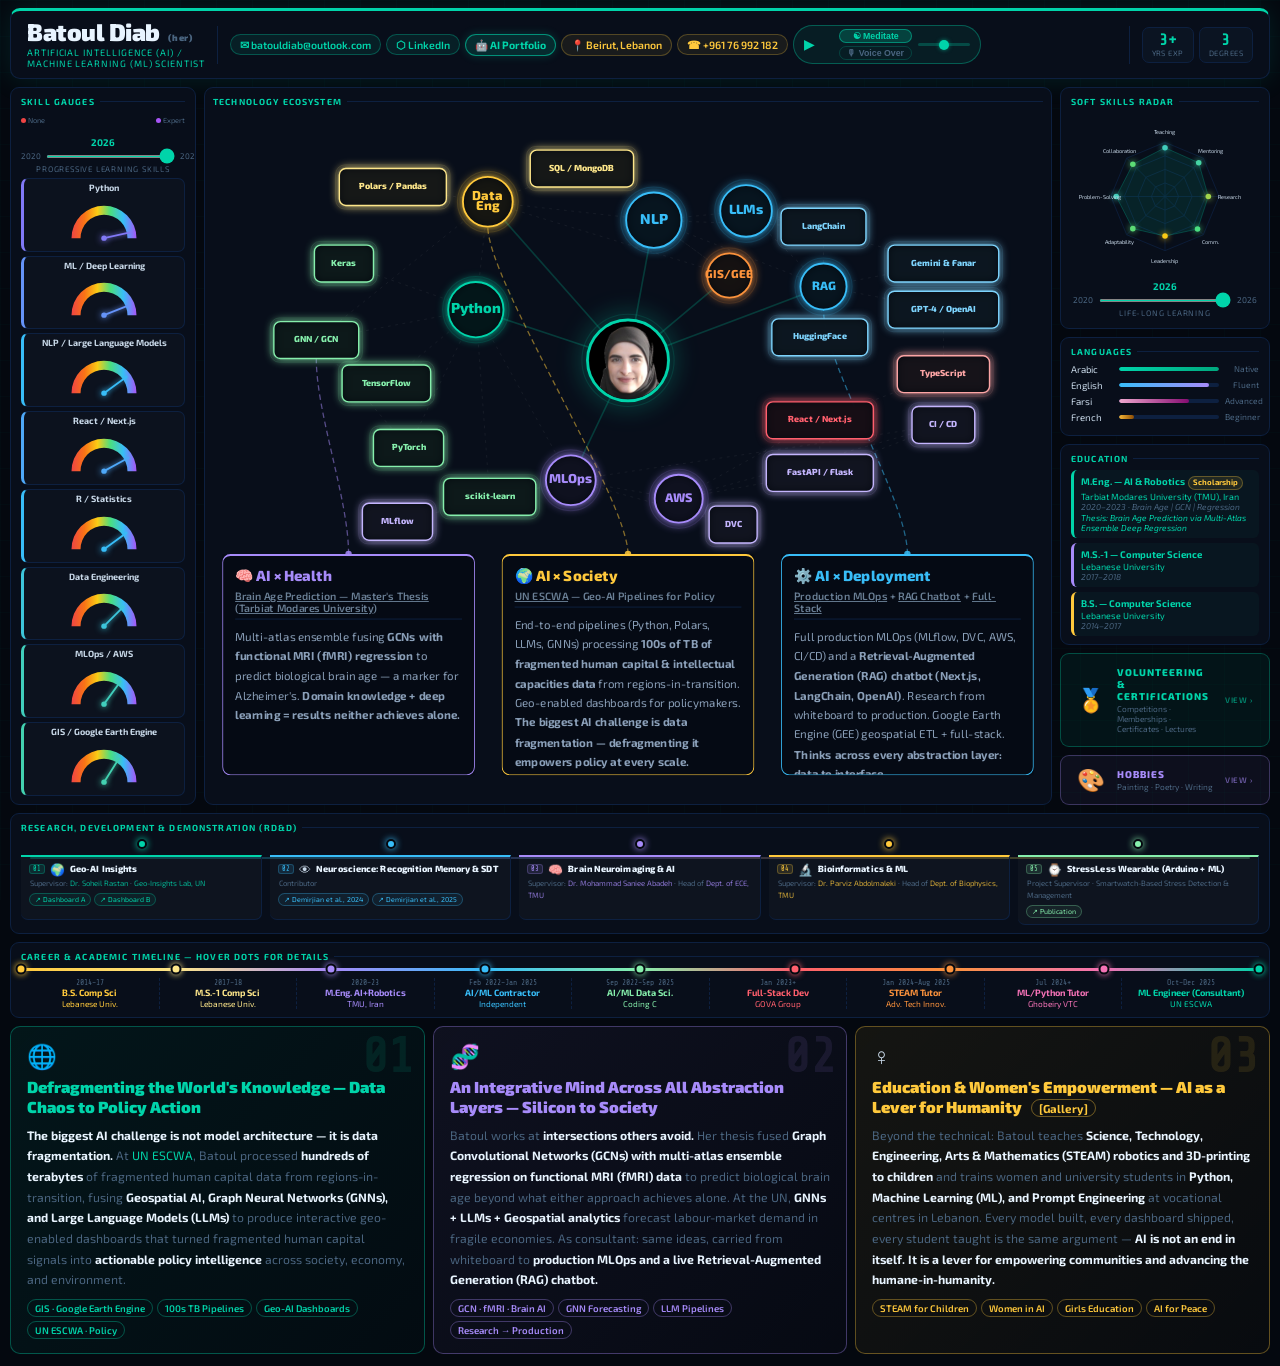
<file: BatoulDiab_Infographic.html>
<!DOCTYPE html>
<html lang="en">
<head>
<meta charset="UTF-8">
<meta name="viewport" content="width=device-width, initial-scale=1.0">
<title>Batoul Diab - Data Engineering Scientist</title>
<link rel="icon" type="image/svg+xml" href="logo.svg">
<link href="https://fonts.googleapis.com/css2?family=Exo+2:wght@300;400;600;700;800;900&family=Share+Tech+Mono&display=swap" rel="stylesheet">
<style>
*{margin:0;padding:0;box-sizing:border-box}
:root{
  --bg:#04080f;--panel:#080e1a;--card:#0b1422;--border:#0d2040;
  --teal:#00d4aa;--gold:#ffc93c;--violet:#a78bfa;--lime:#86efac;
  --sky:#38bdf8;--orange:#fb923c;--pink:#f472b6;--coral:#ff5f6d;
  --text:#c8d8e8;--muted:#4a6580;--white:#e8f4ff;
  --g0:#1e293b;--g1:#ef4444;--g2:#f59e0b;--g3:#38bdf8;--g4:#4ade80;--g5:#22c55e;
}
html,body{width:100%;background:var(--bg);color:var(--text);font-family:'Exo 2',sans-serif;overflow-x:hidden}
a{color:var(--teal);text-decoration:none}a:hover{opacity:.75;text-decoration:underline}
body::before{content:'';position:fixed;inset:0;pointer-events:none;z-index:0;
  background-image:linear-gradient(rgba(0,212,170,.022) 1px,transparent 1px),linear-gradient(90deg,rgba(0,212,170,.022) 1px,transparent 1px);
  background-size:36px 36px}
.wrap{position:relative;z-index:1;max-width:1700px;margin:0 auto;padding:8px 10px 12px}

/* HEADER */
.hdr{display:flex;align-items:center;gap:12px;flex-wrap:nowrap;
  padding:9px 16px;background:var(--panel);border:1px solid var(--border);
  border-top:3px solid var(--teal);border-radius:10px;margin-bottom:8px;
  box-shadow:0 0 28px rgba(0,212,170,.12)}
.hdr-name{font-size:1.5rem;font-weight:900;color:var(--white);letter-spacing:-.02em;line-height:1;white-space:nowrap}
.hdr-pronoun{font-size:.56rem;color:var(--muted);letter-spacing:.08em;margin-left:4px}
.hdr-title{font-size:.58rem;color:var(--teal);letter-spacing:.1em;text-transform:uppercase;margin-top:3px;white-space:nowrap}
.hdiv{width:1px;height:38px;background:var(--border);flex-shrink:0}
.chips{display:flex;gap:5px;align-items:center;flex:1;flex-wrap:wrap}
.chip{display:inline-flex;align-items:center;gap:3px;padding:3px 9px;border-radius:99px;font-size:.66rem;font-weight:600;border:1px solid;white-space:nowrap}
.ct{background:rgba(0,212,170,.09);border-color:rgba(0,212,170,.3);color:var(--teal)}
.cg{background:rgba(255,201,60,.07);border-color:rgba(255,201,60,.25);color:var(--gold)}
.cv{background:rgba(167,139,250,.07);border-color:rgba(167,139,250,.25);color:var(--violet)}
.music-player{display:inline-flex;align-items:center;gap:6px;padding:3px 10px;border-radius:99px;font-size:.66rem;font-weight:600;border:1px solid rgba(0,212,170,.35);background:rgba(0,212,170,.08);color:var(--teal);white-space:nowrap}
.music-btn{background:none;border:none;cursor:pointer;color:var(--teal);font-size:.85rem;padding:0;line-height:1;display:flex;align-items:center;transition:transform .15s,color .15s}
.music-btn:hover{color:#00ffd0;transform:scale(1.2)}
.music-vol{-webkit-appearance:none;appearance:none;width:52px;height:3px;border-radius:2px;background:rgba(0,212,170,.25);outline:none;cursor:pointer}
.music-vol::-webkit-slider-thumb{-webkit-appearance:none;appearance:none;width:10px;height:10px;border-radius:50%;background:var(--teal);cursor:pointer;box-shadow:0 0 4px rgba(0,212,170,.6)}
.music-vol::-moz-range-thumb{width:10px;height:10px;border-radius:50%;background:var(--teal);cursor:pointer;border:none}
.music-eq{display:flex;align-items:flex-end;gap:1.5px;height:10px;opacity:0}
.music-eq span{width:2px;border-radius:1px;background:var(--teal);animation:eq 0.8s ease-in-out infinite alternate}
.music-eq span:nth-child(1){height:4px;animation-delay:0s}
.music-eq span:nth-child(2){height:7px;animation-delay:.15s}
.music-eq span:nth-child(3){height:5px;animation-delay:.3s}
.music-eq span:nth-child(4){height:9px;animation-delay:.1s}
.music-eq.active{opacity:1}
@keyframes eq{to{height:3px}}
.stats{display:flex;gap:5px;flex-shrink:0}
.sp{text-align:center;padding:4px 9px;border-radius:7px;background:var(--card);border:1px solid var(--border)}
.sp .n{font-size:1rem;font-weight:900;color:var(--teal);line-height:1;font-family:'Share Tech Mono',monospace}
.sp .l{font-size:.48rem;color:var(--muted);text-transform:uppercase;letter-spacing:.06em}

/* MAIN 3-col */
.main{display:grid;grid-template-columns:186px 1fr 210px;gap:8px;align-items:stretch}
.panel{background:var(--panel);border:1px solid var(--border);border-radius:9px;padding:8px 10px;position:relative;overflow:hidden}
.pt{font-size:.55rem;font-weight:700;letter-spacing:.13em;text-transform:uppercase;color:var(--teal);margin-bottom:6px;display:flex;align-items:center;gap:5px}
.pt::after{content:'';flex:1;height:1px;background:var(--border)}

/* GAUGES */
.gauge-stack{display:flex;flex-direction:column;gap:4px}
.gauge-item{background:rgba(255,255,255,.016);border:1px solid var(--border);border-radius:7px;padding:4px 6px;text-align:center}
.gauge-title{font-size:.56rem;font-weight:700;color:var(--text);margin-bottom:1px;line-height:1.2}
.gauge-level{font-size:.52rem;font-weight:700;margin-top:0}
.g-legend{display:flex;justify-content:space-between;padding:3px 0;gap:1px}
.g-leg-item{display:flex;align-items:center;gap:2px;font-size:.46rem;color:var(--muted);white-space:nowrap}
.g-leg-dot{width:5px;height:5px;border-radius:50%;flex-shrink:0}

/* RIGHT COL */
.right-col{display:flex;flex-direction:column;gap:8px;height:100%}
.edu-item{padding:5px 7px;border-radius:6px;border-left:3px solid var(--teal);background:rgba(0,212,170,.04);margin-bottom:5px}
.edu-item:last-child{margin-bottom:0}
.ed{font-size:.6rem;font-weight:700;color:var(--white);line-height:1.25}
.eu{font-size:.56rem;margin-top:1px}
.ey{font-size:.53rem;color:var(--muted);font-style:italic}
.eb{display:inline-block;font-size:.49rem;padding:1px 4px;border-radius:99px;background:rgba(255,201,60,.1);border:1px solid rgba(255,201,60,.3);color:var(--gold);margin-left:3px;vertical-align:middle}
.lb{display:flex;align-items:center;gap:6px;margin-bottom:4px}
.ln{font-size:.6rem;color:var(--text);width:42px;flex-shrink:0}
.lt{flex:1;height:4px;background:var(--border);border-radius:99px;overflow:hidden}
.lf{height:100%;border-radius:99px}
.lv{font-size:.53rem;color:var(--muted);width:34px;text-align:right;flex-shrink:0}
.rb{display:inline-flex;align-items:center;gap:3px;padding:3px 7px;border-radius:99px;font-size:.55rem;font-weight:600;border:1px solid;margin:2px;cursor:default;transition:.15s}
.rb:hover{transform:scale(1.06)}

/* POWER CARDS */
.bottom{margin-top:8px;display:grid;grid-template-columns:1fr 1fr 1fr;gap:8px}
.pcard{border-radius:10px;padding:14px 16px;position:relative;overflow:hidden;border:1px solid}
.pnum{font-family:'Share Tech Mono',monospace;font-size:3rem;font-weight:900;line-height:1;opacity:.1;position:absolute;top:6px;right:10px}
.picon{font-size:1.5rem;margin-bottom:6px;display:block}
.ptitle{font-size:1rem;font-weight:900;line-height:1.25;margin-bottom:8px}
.pbody{font-size:.76rem;color:var(--muted);line-height:1.7}
.pbody strong{color:var(--white);font-weight:700}
.ptags{display:flex;flex-wrap:wrap;gap:4px;margin-top:9px}
.ptag{font-size:.6rem;padding:2px 7px;border-radius:99px;border:1px solid;font-weight:600}

/* CLICKABLE SECTION CARDS */
.acc-card{display:flex;align-items:center;gap:12px;padding:12px 16px;border-radius:9px;cursor:pointer;border:1px solid;transition:background .2s,border-color .2s,box-shadow .2s,transform .15s;user-select:none;position:relative;z-index:2;overflow:hidden;width:100%;text-align:left;font-family:inherit;background-clip:padding-box}
.acc-card:hover{transform:translateY(-1px)}
.acc-card-teal{background:rgba(0,212,170,.06);border-color:rgba(0,212,170,.3)}
.acc-card-teal:hover{background:rgba(0,212,170,.12);border-color:rgba(0,212,170,.6);box-shadow:0 0 18px rgba(0,212,170,.15)}
.acc-card-violet{background:rgba(167,139,250,.06);border-color:rgba(167,139,250,.3)}
.acc-card-violet:hover{background:rgba(167,139,250,.12);border-color:rgba(167,139,250,.6);box-shadow:0 0 18px rgba(167,139,250,.15)}
.acc-card-icon{font-size:1.4rem;flex-shrink:0;line-height:1}
.acc-card-text{flex:1;min-width:0}
.acc-card-title{font-size:.62rem;font-weight:800;letter-spacing:.1em;text-transform:uppercase}
.acc-card-sub{font-size:.52rem;color:var(--muted);margin-top:2px}
.acc-card-badge{font-size:.5rem;font-weight:700;padding:2px 7px;border-radius:99px;border:1px solid;white-space:nowrap;flex-shrink:0}
.acc-card-cta{font-size:.5rem;letter-spacing:.08em;text-transform:uppercase;opacity:.6;margin-left:auto;flex-shrink:0;display:flex;align-items:center;gap:4px;font-weight:600}
.acc-card:hover .acc-card-cta{opacity:1}
/* SECTION MODAL */
#accModal{display:none;position:fixed;inset:0;z-index:9999;background:rgba(0,0,0,.82);backdrop-filter:blur(6px);-webkit-backdrop-filter:blur(6px);align-items:center;justify-content:center}
#accModal.open{display:flex}
.acc-modal-inner{position:relative;width:min(560px,92vw);max-height:82vh;display:flex;flex-direction:column;background:var(--panel);border:1px solid var(--border);border-radius:14px;overflow:hidden;box-shadow:0 20px 60px rgba(0,0,0,.7);animation:accModalIn .22s ease}
@keyframes accModalIn{from{opacity:0;transform:translateY(18px) scale(.97)}to{opacity:1;transform:none}}
.acc-modal-header{display:flex;align-items:center;gap:10px;padding:14px 18px;border-bottom:1px solid var(--border);flex-shrink:0}
.acc-modal-icon{font-size:1.3rem;line-height:1}
.acc-modal-title{font-size:.7rem;font-weight:800;letter-spacing:.1em;text-transform:uppercase;flex:1}
.acc-modal-close{background:none;border:none;color:var(--muted);font-size:1.1rem;cursor:pointer;line-height:1;padding:2px 6px;border-radius:5px;transition:color .15s,background .15s}
.acc-modal-close:hover{color:var(--white);background:rgba(255,255,255,.08)}
.acc-modal-body{padding:14px 18px;overflow-y:auto;display:flex;flex-direction:column;gap:6px}
.acc-item{display:flex;align-items:flex-start;gap:8px;font-size:.62rem;color:var(--text);line-height:1.55;padding:7px 10px;border-radius:7px;background:rgba(255,255,255,.03);border:1px solid rgba(255,255,255,.06);transition:background .15s,border-color .15s}
.acc-item:hover{background:rgba(0,212,170,.06);border-color:rgba(0,212,170,.25)}
.acc-dot{width:6px;height:6px;border-radius:50%;flex-shrink:0;margin-top:5px;box-shadow:0 0 5px currentColor}
.acc-item a{color:var(--teal)}
.acc-htag{display:inline-flex;align-items:center;gap:5px;padding:7px 16px;border-radius:99px;font-size:.7rem;font-weight:600;border:1px solid rgba(167,139,250,.45);color:var(--violet);background:rgba(167,139,250,.1);text-decoration:none;transition:background .2s,border-color .2s,box-shadow .2s}
.acc-htag:hover{background:rgba(167,139,250,.2);border-color:rgba(167,139,250,.7);box-shadow:0 0 12px rgba(167,139,250,.25);text-decoration:none}

/* RD&D TIMELINE */
.rdd-wrap{position:relative;padding-left:18px;display:flex;flex-direction:column;gap:0}
.rdd-spine{position:absolute;left:6px;top:6px;bottom:6px;width:2px;background:linear-gradient(180deg,#00d4aa,#38bdf8,#a78bfa,#ffc93c,#86efac);border-radius:99px;opacity:.3}
.rdd-item{position:relative;margin-bottom:5px;display:flex;flex-direction:column}
.rdd-item:last-child{margin-bottom:0}
.rdd-dot{position:absolute;left:-15px;top:9px;width:9px;height:9px;border-radius:50%;background:var(--rc);border:2px solid var(--bg);box-shadow:0 0 7px var(--rc);transition:transform .2s,box-shadow .2s;flex-shrink:0}
.rdd-item:hover .rdd-dot{transform:scale(1.4);box-shadow:0 0 12px var(--rc)}
.rdd-card{background:rgba(255,255,255,.022);border:1px solid var(--border);border-left:2px solid var(--rc);border-radius:0 7px 7px 0;padding:6px 8px;transition:background .2s,border-color .2s,box-shadow .2s,transform .2s;cursor:default;flex:1;display:flex;flex-direction:column}
.rdd-item:hover .rdd-card{background:rgba(var(--ra),.06);border-color:var(--rc);box-shadow:0 0 14px rgba(var(--ra),.18),inset 0 0 20px rgba(var(--ra),.04);transform:translateX(2px)}
.rdd-head{display:flex;align-items:center;gap:5px;margin-bottom:3px}
.rdd-num{font-family:'Share Tech Mono',monospace;font-size:.42rem;color:var(--rc);background:rgba(var(--ra),.12);border:1px solid rgba(var(--ra),.25);border-radius:3px;padding:1px 3px;line-height:1;flex-shrink:0}
.rdd-icon{font-size:.75rem;line-height:1;flex-shrink:0}
.rdd-title{font-size:.56rem;font-weight:800;color:var(--white);line-height:1.25;letter-spacing:.01em}
.rdd-ref{font-size:.48rem;color:var(--muted);line-height:1.55;padding-left:1px}
.rdd-ref a{color:var(--rc);opacity:.8;text-decoration:none;transition:opacity .15s}
.rdd-ref a:hover{opacity:1;text-decoration:underline}
.rdd-links{display:flex;flex-wrap:wrap;gap:3px;margin-top:3px}
.rdd-link{display:inline-flex;align-items:center;gap:2px;font-size:.44rem;padding:1px 5px;border-radius:99px;border:1px solid rgba(var(--ra),.3);color:var(--rc);background:rgba(var(--ra),.07);text-decoration:none;transition:background .15s,border-color .15s}
.rdd-link:hover{background:rgba(var(--ra),.18);border-color:rgba(var(--ra),.6);text-decoration:none}

/* TIMELINE */
.tl-wrap{margin-top:8px}

/* CUSTOM TOOLTIP */
#gtooltip{
  position:fixed;z-index:9999;pointer-events:none;
  max-width:260px;padding:9px 13px;border-radius:10px;
  background:rgba(4,8,15,.88);backdrop-filter:blur(14px);-webkit-backdrop-filter:blur(14px);
  border:1px solid var(--border);
  box-shadow:0 8px 32px rgba(0,0,0,.55),0 0 0 1px rgba(255,255,255,.04);
  font-family:'Exo 2',sans-serif;font-size:.68rem;line-height:1.5;color:var(--text);
  opacity:0;transform:translateY(6px) scale(.97);
  transition:opacity .18s ease,transform .18s ease;
}
#gtooltip.visible{opacity:1;transform:translateY(0) scale(1)}
#gtooltip .tt-label{font-size:.6rem;font-weight:800;letter-spacing:.1em;text-transform:uppercase;margin-bottom:4px;opacity:.9}
#gtooltip .tt-body{color:var(--muted)}
/* --- Gallery carousel modal --- */
#galleryModal{display:none;position:fixed;inset:0;z-index:9999;background:rgba(0,0,0,.85);align-items:center;justify-content:center}
#galleryModal.open{display:flex}
.gm-inner{position:relative;max-width:90vw;max-height:90vh;display:flex;flex-direction:column;align-items:center;gap:12px}
.gm-img-wrap{position:relative;width:min(780px,90vw)}
.gm-img-wrap img{width:100%;max-height:70vh;object-fit:contain;border-radius:12px;display:block;box-shadow:0 8px 40px rgba(0,0,0,.6)}
.gm-arrow{position:absolute;top:50%;transform:translateY(-50%);background:rgba(255,255,255,.15);border:none;color:#fff;font-size:1.6rem;width:42px;height:42px;border-radius:50%;cursor:pointer;transition:background .2s;display:flex;align-items:center;justify-content:center}
.gm-arrow:hover{background:rgba(255,255,255,.3)}
.gm-prev{left:-52px}.gm-next{right:-52px}
.gm-dots{display:flex;gap:8px}

/* ═══════════════════════════════════════════════════════════
   RD&D GRID (extracted from inline so media queries can override)
   ═══════════════════════════════════════════════════════════ */
.rdd-grid{display:grid;grid-template-columns:repeat(5,1fr);gap:8px;position:relative;align-items:stretch}

/* ═══════════════════════════════════════════════════════════
   RESPONSIVE BREAKPOINTS
   ═══════════════════════════════════════════════════════════ */

/* ── Tablet: ≤ 1100 px ── */
@media(max-width:1100px){
  .main{grid-template-columns:186px 1fr}
  /* right-col drops below and becomes a horizontal flex row */
  .right-col{grid-column:1 / -1 !important;flex-direction:row;flex-wrap:wrap;height:auto}
  .right-col>.panel{flex:1 1 200px}
  .right-col>button.acc-card{flex:1 1 200px}
  .bottom{grid-template-columns:1fr 1fr}
  .rdd-grid{grid-template-columns:repeat(3,1fr)}
}

/* ── Mobile: ≤ 768 px ── */
@media(max-width:768px){
  .wrap{padding:6px 8px 10px}
  /* header wraps; dividers hidden; name scales down */
  .hdr{flex-wrap:wrap;gap:8px;padding:8px 12px}
  .hdr-name{font-size:1.1rem}
  .hdiv{display:none}
  .stats{flex-shrink:0}
  /* main grid → single column; override all inline grid-column placements */
  .main{grid-template-columns:1fr;gap:6px}
  .main>*{grid-column:1 !important}
  /* right-col stacks as wrapping flex row */
  .right-col{flex-direction:row;flex-wrap:wrap;gap:6px;height:auto}
  .right-col>.panel{flex:1 1 160px}
  .right-col>button.acc-card{flex:1 1 160px}
  /* power cards → single column */
  .bottom{grid-template-columns:1fr;margin-top:6px}
  /* RD&D → 2 columns */
  .rdd-grid{grid-template-columns:repeat(2,1fr)}
  /* timeline: scroll horizontally so all 9 entries stay legible */
  #tlContainer{overflow-x:auto;-webkit-overflow-scrolling:touch}
  #tlContainer>div{min-width:640px}
  /* gallery arrows: pull in so they stay on-screen */
  .gm-prev{left:-32px}
  .gm-next{right:-32px}
}

/* ── Small mobile: ≤ 480 px ── */
@media(max-width:480px){
  .wrap{padding:4px 5px 8px}
  .hdr{gap:6px;padding:7px 10px}
  .hdr-name{font-size:.95rem}
  .chips{gap:3px}
  .chip{font-size:.6rem;padding:2px 6px}
  .music-vol{width:36px}
  /* right-col children each full-width */
  .right-col>.panel,.right-col>button.acc-card{flex:1 1 100%}
  /* RD&D → single column */
  .rdd-grid{grid-template-columns:1fr}
  /* power cards */
  .ptitle{font-size:.88rem}
  .pbody{font-size:.7rem}
  .pnum{font-size:2rem}
  /* gallery */
  .gm-inner{max-width:98vw}
  .gm-img-wrap{width:min(98vw,780px)}
  .gm-prev{left:-24px}
  .gm-next{right:-24px}
}
.gm-dot{width:9px;height:9px;border-radius:50%;background:rgba(255,255,255,.3);border:none;cursor:pointer;transition:background .2s}
.gm-dot.active{background:#ffc93c}
.gm-close{position:absolute;top:-38px;right:0;background:none;border:none;color:rgba(255,255,255,.7);font-size:1.5rem;cursor:pointer;line-height:1}
.gm-close:hover{color:#fff}
a.gallery-link{color:#ffc93c;font-weight:700;font-size:.72rem;text-decoration:none;margin-left:6px;border:1px solid rgba(255,201,60,.4);padding:1px 7px;border-radius:99px;white-space:nowrap;transition:background .2s}
a.gallery-link:hover{background:rgba(255,201,60,.15)}
</style>
</head>
<body>
<div id="gtooltip"><div class="tt-label"></div><div class="tt-body"></div></div>
<div class="wrap">

<!-- HEADER -->
<div class="hdr">
  <div style="flex-shrink:0">
    <div class="hdr-name">Batoul Diab <span class="hdr-pronoun">(her)</span></div>
    <div class="hdr-title">Artificial Intelligence (AI) / <br/>Machine Learning (ML) Scientist</div>
  </div>
  <div class="hdiv"></div>
  <div class="chips">
    <a class="chip ct" href="mailto:batouldiab@outlook.com">✉ batouldiab@outlook.com</a>
    <a class="chip ct" href="https://www.linkedin.com/in/batoul96diab/" target="_blank">⬡ LinkedIn</a>
    <a class="chip" href="https://batouldiab.streamlit.app/" target="_blank" style="background:rgba(0,212,170,.15);border-color:rgba(0,212,170,.6);color:#00d4aa;font-weight:700;box-shadow:0 0 10px rgba(0,212,170,.2)">🤖 AI Portfolio</a>
    <a class="chip cg" href="https://earth.google.com/web/search/Beirut/@33.8892183,35.5042823,69.79979647a,7719.09866755d,35y,0h,0t,0r/data=CnUaRxJBCiUweDE1MWYxNzIxNTg4MGE3OGY6MHg3MjkxODJiYWU5OTgzNmI0GYN52cBn8kBAIYkyCjg6wEFAKgZCZWlydXQYAiABIiYKJAlZxhMd-oItQBG-YBt2C7osQBnK0r4WUF9eQCHKqzwkICdeQEICCAE6AwoBMEICCABKDQj___________8BEAA" target="_blank" style="text-decoration:none">📍 Beirut, Lebanon</a>
    <span class="chip cg">☎ +961 76 992 182</span>
    <!-- MUSIC PLAYER -->
    <audio id="bgMusic" loop preload="none"></audio>
    <div class="music-player">
      <button class="music-btn" id="musicPlayBtn" title="Play" onclick="toggleMusic()">▶</button>
      <div class="music-eq" id="musicEq"><span></span><span></span><span></span><span></span></div>
      <div style="display:flex;flex-direction:column;gap:3px">
        <button onclick="switchTrack('meditation.mp3','☯ Meditate')" id="trackMeditate" style="background:rgba(0,212,170,.2);border:1px solid rgba(0,212,170,.5);border-radius:99px;color:var(--teal);font-size:.55rem;padding:1px 7px;cursor:pointer;font-weight:700">☯ Meditate</button>
        <button onclick="switchTrack('audio_english.mp3','🎙 Voice Over')" id="trackVoice" style="background:none;border:1px solid rgba(0,212,170,.2);border-radius:99px;color:#4a6580;font-size:.55rem;padding:1px 7px;cursor:pointer;font-weight:600">🎙 Voice Over</button>
      </div>
      <input class="music-vol" id="musicVol" type="range" min="0" max="1" step="0.02" value="0.5" title="Volume" oninput="setVolume(this.value)">
    </div>
  </div>
  <div class="hdiv"></div>
  <div class="stats">
    <div class="sp"><div class="n">3+</div><div class="l">Yrs Exp</div></div>
    <div class="sp"><div class="n">3</div><div class="l">Degrees</div></div>
  </div>
</div>

<!-- MAIN -->
<div class="main">

  <!-- LEFT: GAUGES -->
  <div class="panel" style="grid-column:1">
    <div class="pt">Skill Gauges</div>
    <div class="g-legend">
      <div class="g-leg-item"><div class="g-leg-dot" style="background:#ef4444"></div>None</div>
      <div class="g-leg-item"><div class="g-leg-dot" style="background:#a855f7"></div>Expert</div>
    </div>
    <div style="padding:3px 0 4px">
      <div style="text-align:center;margin-bottom:2px"><span id="gaugeYear" style="font-size:.6rem;font-weight:700;color:#00d4aa">2026</span></div>
      <div style="display:flex;align-items:center;gap:5px">
        <span style="font-size:.5rem;color:#4a6580;white-space:nowrap">2020</span>
        <input id="gaugeSlider" type="range" min="0" max="100" value="100" style="flex:1;height:3px;accent-color:#00d4aa;cursor:pointer">
        <span style="font-size:.5rem;color:#4a6580;white-space:nowrap">2026</span>
      </div>
      <div style="text-align:center;margin-top:3px;font-size:.5rem;letter-spacing:.1em;text-transform:uppercase;color:#4a6580">Progressive Learning Skills</div>
    </div>
    <div class="gauge-stack" id="gaugeStack"></div>
  </div>

  <!-- CENTRE: NETWORK SVG -->
  <div style="grid-column:2;display:flex;flex-direction:column">
    <div class="panel" style="padding:8px;flex:1;display:flex;flex-direction:column">
      <div class="pt">Technology Ecosystem</div>
      <svg id="netSvg" viewBox="0 0 900 700" preserveAspectRatio="xMidYMid meet" style="width:100%;flex:1;min-height:0;display:block"></svg>
    </div>
  </div>

  <!-- RIGHT -->
  <div class="right-col" style="grid-column:3">
    <div class="panel" style="flex:1;display:flex;flex-direction:column">
      <div class="pt">Soft Skills Radar</div>
      <svg id="radarSvg" viewBox="-18 0 236 178" style="width:100%;flex:1;min-height:0;display:block"></svg>
      <div style="padding:4px 2px 2px">
        <div style="text-align:center;margin-bottom:2px"><span id="radarYear" style="font-size:.6rem;font-weight:700;color:#00d4aa">2026</span></div>
        <div style="display:flex;align-items:center;gap:6px">
          <span style="font-size:.52rem;color:#4a6580;white-space:nowrap">2020</span>
          <input id="radarSlider" type="range" min="0" max="100" value="100" style="flex:1;height:3px;accent-color:#00d4aa;cursor:pointer">
          <span style="font-size:.52rem;color:#4a6580;white-space:nowrap">2026</span>
        </div>
        <div style="text-align:center;margin-top:3px;font-size:.5rem;letter-spacing:.1em;text-transform:uppercase;color:#4a6580">Life-Long Learning</div>
      </div>
    </div>
    <div class="panel">
      <div class="pt">Languages</div>
      <div class="lb">
        <span class="ln">Arabic</span>
        <div class="lt"><div class="lf" style="width:100%;background:linear-gradient(90deg,#00d4aa,#00a87e)"></div></div>
        <span class="lv">Native</span>
      </div>
      <div class="lb">
        <span class="ln">English</span>
        <div class="lt"><div class="lf" style="width:90%;background:linear-gradient(90deg,#38bdf8,#a78bfa)"></div></div>
        <span class="lv">Fluent</span>
      </div>
      <div class="lb">
        <span class="ln">Farsi</span>
        <div class="lt"><div class="lf" style="width:70%;background:linear-gradient(90deg,#efa8ce,#850c71)"></div></div>
        <span class="lv">Advanced</span>
      </div>
      <div class="lb">
        <span class="ln">French</span>
        <div class="lt"><div class="lf" style="width:15%;background:linear-gradient(90deg,#f8b838,#8b4c04)"></div></div>
        <span class="lv">Beginner</span>
      </div>
    </div>
    <div class="panel">
      <div class="pt">Education</div>
      <div class="edu-item">
        <div class="ed"><a href="https://www.modares.ac.ir/en" target="_blank">M.Eng. — AI &amp; Robotics</a><span class="eb">Scholarship</span></div>
        <div class="eu" style="color:var(--teal)"><a href="https://www.modares.ac.ir/en" target="_blank">Tarbiat Modares University (TMU), Iran</a></div>
        <div class="ey">2020–2023 · Brain Age | GCN | Regression</div>
        <div class="ey" style="margin-top:1px"><a href="https://doi.org/10.5281/zenodo.18890505" target="_blank" style="color:var(--teal)">Thesis: Brain Age Prediction via Multi-Atlas Ensemble Deep Regression</a></div>
      </div>
      <div class="edu-item" style="border-left-color:#a78bfa">
        <div class="ed"><a href="https://faculty-science.com/computer-science/" target="_blank">M.S.-1 — Computer Science</a></div>
        <div class="eu" style="color:#a78bfa"><a href="https://ul.edu.lb/en/colleges-faculties-details/311/Faculty%20of%20Science" target="_blank">Lebanese University</a></div>
        <div class="ey">2017–2018</div>
      </div>
      <div class="edu-item" style="border-left-color:#ffc93c">
        <div class="ed"><a href="https://faculty-science.com/computer-science/" target="_blank">B.S. — Computer Science</a></div>
        <div class="eu" style="color:#ffc93c"><a href="https://ul.edu.lb/en/colleges-faculties-details/311/Faculty%20of%20Science" target="_blank">Lebanese University</a></div>
        <div class="ey">2014–2017</div>
      </div>
    </div>
    <!-- <div class="panel" style="border-left:3px solid var(--violet);background:rgba(167,139,250,.03)">
      <div class="pt" style="color:var(--violet)">Mission &amp; Values</div>
      <p style="font-size:.57rem;color:var(--muted);line-height:1.65">
        <strong style="color:var(--violet)">♀ Girls' Education &amp; Women's Empowerment</strong> through AI for peace-building.
        STEAM for children. Women trained in ML &amp; Prompt Engineering.
        <em style="color:var(--white)">AI as a lever for the humane-in-humanity.</em>
      </p>
      <div style="margin-top:5px;display:flex;flex-wrap:wrap;gap:3px">
        <span style="font-size:.5rem;padding:2px 5px;border-radius:99px;border:1px solid rgba(167,139,250,.3);color:var(--violet)">STEAM for Kids</span>
        <span style="font-size:.5rem;padding:2px 5px;border-radius:99px;border:1px solid rgba(167,139,250,.3);color:var(--violet)">Women in AI</span>
        <span style="font-size:.5rem;padding:2px 5px;border-radius:99px;border:1px solid rgba(167,139,250,.3);color:var(--violet)">AI for Peace</span>
      </div>
    </div> -->
    <button class="acc-card acc-card-teal" id="btnVol" type="button">
      <div class="acc-card-icon">🏅</div>
      <div class="acc-card-text">
        <div class="acc-card-title" style="color:var(--teal)">Volunteering &amp; Certifications</div>
        <div class="acc-card-sub">Competitions · Memberships · Certificates · Lectures</div>
      </div>
      <span class="acc-card-cta" style="color:var(--teal)">View ›</span>
    </button>
    <button class="acc-card acc-card-violet" id="btnHobbies" type="button">
      <div class="acc-card-icon">🎨</div>
      <div class="acc-card-text">
        <div class="acc-card-title" style="color:var(--violet)">Hobbies</div>
        <div class="acc-card-sub">Painting · Poetry · Writing</div>
      </div>
      <span class="acc-card-cta" style="color:var(--violet)">View ›</span>
    </button>
  </div>
</div>

<!-- RD&D (full-width 5-card grid) -->
<div class="panel" style="margin-top:8px">
  <div class="pt">Research, Development &amp; Demonstration (RD&amp;D)</div>
  <div class="rdd-grid">
    <!-- horizontal connector line -->
    <div style="position:absolute;top:18px;left:9px;right:9px;height:2px;background:linear-gradient(90deg,#00d4aa,#38bdf8,#a78bfa,#ffc93c,#86efac);opacity:.25;pointer-events:none;border-radius:99px"></div>

    <!-- 01 Geo-AI -->
    <div class="rdd-item" style="--rc:#00d4aa;--ra:0,212,170;padding-left:0">
      <div class="rdd-dot" style="left:auto;right:auto;position:relative;top:auto;display:block;margin:0 auto 6px;width:10px;height:10px"></div>
      <div class="rdd-card" style="border-left:none;border-top:2px solid var(--rc);border-radius:0 0 7px 7px">
        <div class="rdd-head">
          <span class="rdd-num">01</span>
          <span class="rdd-icon">🌍</span>
          <span class="rdd-title">Geo-AI Insights</span>
        </div>
        <div class="rdd-ref">
          Supervisor: <a href="https://rcp.unescwa.org/maharat/experts/159" target="_blank">Dr. Soheil Rastan</a> ·
          <a href="https://data.unescwa.org/gis/landing" target="_blank">Geo-Insights Lab, UN</a>
        </div>
        <div class="rdd-links">
          <a class="rdd-link" href="https://skillsmonitorfigures.onrender.com/" target="_blank">↗ Dashboard A</a>
          <a class="rdd-link" href="https://cities-skills-v2.streamlit.app/" target="_blank">↗ Dashboard B</a>
        </div>
      </div>
    </div>

    <!-- 02 Neuroscience -->
    <div class="rdd-item" style="--rc:#38bdf8;--ra:56,189,248;padding-left:0">
      <div class="rdd-dot" style="left:auto;right:auto;position:relative;top:auto;display:block;margin:0 auto 6px;width:10px;height:10px"></div>
      <div class="rdd-card" style="border-left:none;border-top:2px solid var(--rc);border-radius:0 0 7px 7px">
        <div class="rdd-head">
          <span class="rdd-num">02</span>
          <span class="rdd-icon">👁</span>
          <span class="rdd-title">Neuroscience: Recognition Memory &amp; SDT</span>
        </div>
        <div class="rdd-ref">Contributor</div>
        <div class="rdd-links">
          <a class="rdd-link" href="https://dx.doi.org/10.2139/ssrn.5652912" target="_blank">↗ Demirjian et al., 2024</a>
          <a class="rdd-link" href="https://doi.org/10.31124/advance.175819131.18997429/v1" target="_blank">↗ Demirjian et al., 2025</a>
        </div>
      </div>
    </div>

    <!-- 03 Brain Neuroimaging -->
    <div class="rdd-item" style="--rc:#a78bfa;--ra:167,139,250;padding-left:0">
      <div class="rdd-dot" style="left:auto;right:auto;position:relative;top:auto;display:block;margin:0 auto 6px;width:10px;height:10px"></div>
      <div class="rdd-card" style="border-left:none;border-top:2px solid var(--rc);border-radius:0 0 7px 7px">
        <div class="rdd-head">
          <span class="rdd-num">03</span>
          <span class="rdd-icon">🧠</span>
          <span class="rdd-title">Brain Neuroimaging &amp; AI</span>
        </div>
        <div class="rdd-ref">
          Supervisor: <a href="https://www.researchgate.net/profile/Mohammad-Saniee-Abadeh/3" target="_blank">Dr. Mohammad Saniee Abadeh</a> ·
          Head of <a href="https://stu.modares.ac.ir/en-ece/departments/computer-engineering" target="_blank">Dept. of ECE, TMU</a>
        </div>
      </div>
    </div>

    <!-- 04 Bioinformatics -->
    <div class="rdd-item" style="--rc:#ffc93c;--ra:255,201,60;padding-left:0">
      <div class="rdd-dot" style="left:auto;right:auto;position:relative;top:auto;display:block;margin:0 auto 6px;width:10px;height:10px"></div>
      <div class="rdd-card" style="border-left:none;border-top:2px solid var(--rc);border-radius:0 0 7px 7px">
        <div class="rdd-head">
          <span class="rdd-num">04</span>
          <span class="rdd-icon">🔬</span>
          <span class="rdd-title">Bioinformatics &amp; ML</span>
        </div>
        <div class="rdd-ref">
          Supervisor: <a href="https://www.researchgate.net/profile/Parviz-Abdolmaleki" target="_blank">Dr. Parviz Abdolmaleki</a> ·
          Head of <a href="https://en-bio.modares.ac.ir/en-bio/about-us" target="_blank">Dept. of Biophysics, TMU</a>
        </div>
      </div>
    </div>

    <!-- 05 StressLess -->
    <div class="rdd-item" style="--rc:#86efac;--ra:134,239,172;padding-left:0">
      <div class="rdd-dot" style="left:auto;right:auto;position:relative;top:auto;display:block;margin:0 auto 6px;width:10px;height:10px"></div>
      <div class="rdd-card" style="border-left:none;border-top:2px solid var(--rc);border-radius:0 0 7px 7px">
        <div class="rdd-head">
          <span class="rdd-num">05</span>
          <span class="rdd-icon">⌚</span>
          <span class="rdd-title">StressLess Wearable (Arduino + ML)</span>
        </div>
        <div class="rdd-ref">Project Supervisor · Smartwatch-Based Stress Detection &amp; Management</div>
        <div class="rdd-links">
          <a class="rdd-link" href="https://doi.org/10.5281/zenodo.18955573" target="_blank">↗ Publication</a>
        </div>
      </div>
    </div>

  </div>
</div>

<!-- TIMELINE -->
<div class="tl-wrap">
  <div class="panel">
    <div class="pt">Career &amp; Academic Timeline — Hover dots for details</div>
    <div id="tlContainer"></div>
  </div>
</div>


<!-- THREE POWER STATEMENTS -->
<div class="bottom">

  <div class="pcard" style="background:linear-gradient(135deg,rgba(0,212,170,.07),rgba(0,212,170,.02));border-color:rgba(0,212,170,.35)">
    <div class="pnum" style="color:#00d4aa">01</div>
    <span class="picon">🌐</span>
    <div class="ptitle" style="color:#00d4aa">Defragmenting the World's Knowledge — Data Chaos to Policy Action</div>
    <div class="pbody">
      <strong>The biggest AI challenge is not model architecture — it is data fragmentation.</strong>
      At <a href="https://www.unescwa.org/" target="_blank">UN ESCWA</a>, Batoul processed <strong>hundreds of terabytes</strong> of fragmented human capital data from regions-in-transition,
      fusing <strong>Geospatial AI, Graph Neural Networks (GNNs), and Large Language Models (LLMs)</strong> to produce interactive geo-enabled dashboards that turned
      fragmented human capital signals into <strong>actionable policy intelligence</strong> across society, economy, and environment.
    </div>
    <div class="ptags">
      <span class="ptag" style="border-color:rgba(0,212,170,.35);color:#00d4aa">GIS · Google Earth Engine</span>
      <span class="ptag" style="border-color:rgba(0,212,170,.35);color:#00d4aa">100s TB Pipelines</span>
      <span class="ptag" style="border-color:rgba(0,212,170,.35);color:#00d4aa">Geo-AI Dashboards</span>
      <span class="ptag" style="border-color:rgba(0,212,170,.35);color:#00d4aa">UN ESCWA · Policy</span>
    </div>
  </div>

  <div class="pcard" style="background:linear-gradient(135deg,rgba(167,139,250,.07),rgba(167,139,250,.02));border-color:rgba(167,139,250,.35)">
    <div class="pnum" style="color:#a78bfa">02</div>
    <span class="picon">🧬</span>
    <div class="ptitle" style="color:#a78bfa">An Integrative Mind Across All Abstraction Layers — Silicon to Society</div>
    <div class="pbody">
      Batoul works at <strong>intersections others avoid.</strong>
      Her thesis fused <strong>Graph Convolutional Networks (GCNs) with multi-atlas ensemble regression on functional MRI (fMRI) data</strong> to predict biological brain age beyond what either approach achieves alone.
      At the UN, <strong>GNNs + LLMs + Geospatial analytics</strong> forecast labour-market demand in fragile economies.
      As consultant: same ideas, carried from whiteboard to <strong>production MLOps and a live Retrieval-Augmented Generation (RAG) chatbot.</strong>
    </div>
    <div class="ptags">
      <span class="ptag" style="border-color:rgba(167,139,250,.35);color:#a78bfa">GCN · fMRI · Brain AI</span>
      <span class="ptag" style="border-color:rgba(167,139,250,.35);color:#a78bfa">GNN Forecasting</span>
      <span class="ptag" style="border-color:rgba(167,139,250,.35);color:#a78bfa">LLM Pipelines</span>
      <span class="ptag" style="border-color:rgba(167,139,250,.35);color:#a78bfa">Research → Production</span>
    </div>
  </div>

  <div class="pcard" style="background:linear-gradient(135deg,rgba(255,201,60,.07),rgba(255,201,60,.02));border-color:rgba(255,201,60,.35)">
    <div class="pnum" style="color:#ffc93c">03</div>
    <span class="picon">♀</span>
    <div class="ptitle" style="color:#ffc93c">Education &amp; Women's Empowerment — AI as a Lever for Humanity <a href="#" class="gallery-link" onclick="openGallery();return false;">[Gallery]</a></div> 
    <div class="pbody">
      Beyond the technical: Batoul teaches <strong>Science, Technology, Engineering, Arts &amp; Mathematics (STEAM) robotics and 3D-printing to children</strong> and trains women and university students in
      <strong>Python, Machine Learning (ML), and Prompt Engineering</strong> at vocational centres in Lebanon.
      Every model built, every dashboard shipped, every student taught is the same argument —
      <strong>AI is not an end in itself. It is a lever for empowering communities and advancing the humane-in-humanity.</strong>
    </div>
    <div class="ptags">
      <span class="ptag" style="border-color:rgba(255,201,60,.35);color:#ffc93c">STEAM for Children</span>
      <span class="ptag" style="border-color:rgba(255,201,60,.35);color:#ffc93c">Women in AI</span>
      <span class="ptag" style="border-color:rgba(255,201,60,.35);color:#ffc93c">Girls Education</span>
      <span class="ptag" style="border-color:rgba(255,201,60,.35);color:#ffc93c">AI for Peace</span>
    </div>
  </div>

</div>


<!-- SECTION MODAL -->
<div id="accModal" role="dialog" aria-modal="true">
  <div class="acc-modal-inner" id="accModalInner">
    <div class="acc-modal-header" id="accModalHeader">
      <span class="acc-modal-icon" id="accModalIcon"></span>
      <span class="acc-modal-title" id="accModalTitle"></span>
      <button class="acc-modal-close" onclick="closeAccModal()" aria-label="Close">✕</button>
    </div>
    <div class="acc-modal-body" id="accModalBody"></div>
  </div>
</div>
</div><!-- /wrap -->
<script>
/* Init runs directly — all required DOM nodes are already above this script tag.
   window 'load' is intentionally avoided: GAS HtmlService sandboxes pages in
   an iframe where the load event may never fire, silently killing all init code. */
(function() {

/* NEEDLE GAUGES */
const skillNames=['Python','ML / Deep Learning','NLP / Large Language Models','React / Next.js','R / Statistics','Data Engineering','MLOps / AWS','GIS / Google Earth Engine'];
const skills2020=[70,10,0,40,30,20,0,0];
const skills2026=[93,88,80,84,80,75,70,68];
function gaugeColor(pct){
  const v=pct/100;
  const stops=[
    {p:0.00,c:[239,68,68]},{p:0.20,c:[249,115,22]},{p:0.40,c:[250,204,21]},
    {p:0.60,c:[74,222,128]},{p:0.80,c:[56,189,248]},{p:1.00,c:[168,85,247]}
  ];
  let i=stops.length-2;
  for(let j=0;j<stops.length-1;j++){if(v<=stops[j+1].p){i=j;break;}}
  const a=stops[i],b=stops[i+1],t=(v-a.p)/(b.p-a.p);
  return`rgb(${Math.round(a.c[0]+(b.c[0]-a.c[0])*t)},${Math.round(a.c[1]+(b.c[1]-a.c[1])*t)},${Math.round(a.c[2]+(b.c[2]-a.c[2])*t)})`;
}
function makeGauge(skill){
  const W=164,H=52,cx=W/2,cy=H-7,R=36,ri=R-10;
  const gId='grd'+skill.name.replace(/[^a-z0-9]/gi,'');
  const nA=Math.PI-(skill.level/100)*Math.PI,col=gaugeColor(skill.level);
  const nx=cx+(R-5)*Math.cos(nA),ny=cy-(R-5)*Math.sin(nA);
  return `<svg viewBox="0 0 ${W} ${H}" style="width:100%;height:52px;display:block">
    <defs><linearGradient id="${gId}" x1="0%" y1="0%" x2="100%" y2="0%">
      <stop offset="0%"   stop-color="#ef4444"/>
      <stop offset="20%"  stop-color="#f97316"/>
      <stop offset="40%"  stop-color="#facc15"/>
      <stop offset="60%"  stop-color="#4ade80"/>
      <stop offset="80%"  stop-color="#38bdf8"/>
      <stop offset="100%" stop-color="#a855f7"/>
    </linearGradient></defs>
    <path d="M${cx-R},${cy} A${R},${R} 0 0,1 ${cx+R},${cy} L${cx+ri},${cy} A${ri},${ri} 0 0,0 ${cx-ri},${cy} Z" fill="url(#${gId})"/>
    <line x1="${cx}" y1="${cy}" x2="${nx}" y2="${ny}" stroke="${col}" stroke-width="2" stroke-linecap="round" style="filter:drop-shadow(0 0 3px ${col})"/>
    <circle cx="${cx}" cy="${cy}" r="3" fill="${col}" style="filter:drop-shadow(0 0 4px ${col})"/>
  </svg>`;
}
const stack=document.getElementById('gaugeStack');
function renderGauges(pct){
  const t=pct/100;
  document.getElementById('gaugeYear').textContent=Math.round(2020+t*6);
  stack.innerHTML='';
  skillNames.forEach((name,i)=>{
    const level=Math.round(skills2020[i]+(skills2026[i]-skills2020[i])*t);
    const col=gaugeColor(level),d=document.createElement('div');
    d.className='gauge-item';d.style.borderLeft=`3px solid ${col}`;
    d.innerHTML=`<div class="gauge-title">${name}</div>${makeGauge({name,level})}`;
    stack.appendChild(d);
  });
}
renderGauges(100);
document.getElementById('gaugeSlider').addEventListener('input',function(){renderGauges(+this.value);});

/* RADAR */
(function(){
  function valColor(v){
    const stops=[
      {p:0.00,c:[239,68,68]},{p:0.20,c:[249,115,22]},{p:0.75,c:[250,204,21]},
      {p:0.85,c:[74,222,128]},{p:0.95,c:[56,189,248]},{p:1.00,c:[168,85,247]}
    ];
    let i=stops.length-2;
    for(let j=0;j<stops.length-1;j++){if(v<=stops[j+1].p){i=j;break;}}
    const a=stops[i],b=stops[i+1],t=(v-a.p)/(b.p-a.p);
    return`rgb(${Math.round(a.c[0]+(b.c[0]-a.c[0])*t)},${Math.round(a.c[1]+(b.c[1]-a.c[1])*t)},${Math.round(a.c[2]+(b.c[2]-a.c[2])*t)})`;
  }
  const v2020=[.60,.50,.55,.70,.40,.70,.80,.65];
  const v2026=[.90,.88,.80,.85,.73,.84,.90,.84];
  const labels=['Teaching','Mentoring','Research','Comm.','Leadership','Adaptability','Problem-Solving','Collaboration'];
  const svg=document.getElementById('radarSvg'),cx=100,cy=95,R=68,N=labels.length;
  const angs=labels.map((_,i)=>-Math.PI/2+i*2*Math.PI/N);

  // static grid + axis lines
  [.25,.5,.75,1].forEach(r=>{
    const p=angs.map(a=>`${cx+R*r*Math.cos(a)},${cy+R*r*Math.sin(a)}`).join(' ');
    const el=document.createElementNS('http://www.w3.org/2000/svg','polygon');
    el.setAttribute('points',p);el.setAttribute('fill','none');el.setAttribute('stroke','#0d2040');el.setAttribute('stroke-width','1');svg.appendChild(el);
  });
  angs.forEach(a=>{
    const l=document.createElementNS('http://www.w3.org/2000/svg','line');
    l.setAttribute('x1',cx);l.setAttribute('y1',cy);
    l.setAttribute('x2',cx+R*Math.cos(a));l.setAttribute('y2',cy+R*Math.sin(a));
    l.setAttribute('stroke','#0d2040');l.setAttribute('stroke-width','1');svg.appendChild(l);
  });

  // data polygon
  const poly=document.createElementNS('http://www.w3.org/2000/svg','polygon');
  poly.setAttribute('fill','rgba(0,212,170,.1)');poly.setAttribute('stroke','rgba(0,212,170,.3)');poly.setAttribute('stroke-width','1');svg.appendChild(poly);

  // dots + labels
  const dots=labels.map((lbl,i)=>{
    const c=document.createElementNS('http://www.w3.org/2000/svg','circle');
    c.setAttribute('r','3.5');svg.appendChild(c);
    const t=document.createElementNS('http://www.w3.org/2000/svg','text');
    const lx=cx+(R+13)*Math.cos(angs[i]),ly=cy+(R+13)*Math.sin(angs[i]);
    t.setAttribute('x',lx);t.setAttribute('y',ly+3);t.setAttribute('text-anchor','middle');
    t.setAttribute('font-family',"'Exo 2',sans-serif");t.setAttribute('font-size','7');t.setAttribute('fill','#c8d8e8');t.textContent=lbl;svg.appendChild(t);
    return c;
  });

  function update(pct){
    const t=pct/100;
    const year=Math.round(2020+t*6);
    document.getElementById('radarYear').textContent=year;
    const pts=angs.map((a,i)=>{
      const v=v2020[i]+(v2026[i]-v2020[i])*t;
      return{vx:cx+R*v*Math.cos(a),vy:cy+R*v*Math.sin(a),v};
    });
    poly.setAttribute('points',pts.map(p=>`${p.vx},${p.vy}`).join(' '));
    pts.forEach((p,i)=>{
      const col=valColor(p.v);
      dots[i].setAttribute('cx',p.vx);dots[i].setAttribute('cy',p.vy);
      dots[i].setAttribute('fill',col);dots[i].style.filter=`drop-shadow(0 0 4px ${col})`;
    });
  }

  update(100);
  document.getElementById('radarSlider').addEventListener('input',function(){update(+this.value);});
})();

/* NETWORK */
(function(){
  const svg=document.getElementById('netSvg');
  const W=900,H=700;
  svg.setAttribute('viewBox',`0 0 ${W} ${H}`);

  const nodes=[
    {id:0, shape:'circle',l:'BATOUL\nDIAB',   r:44, x:450, y:248, c:'#00d4aa', hub:true,  tip:'AI/ML Data Engineering Scientist · Beirut, Lebanon'},
    {id:1, shape:'circle',l:'Python',          r:30, x:285, y:193, c:'#00d4aa', tip:'Primary language: ML pipelines, REST APIs, data engineering, backend.'},
    {id:7, shape:'circle',l:'NLP',             r:30, x:478, y:96,  c:'#38bdf8', tip:'Natural Language Processing — classification, skills extraction, sentiment analysis.'},
    {id:8, shape:'circle',l:'LLMs',            r:28, x:578, y:86,  c:'#38bdf8', tip:'Large Language Models — core of UN pipelines and chatbot.'},
    {id:10,shape:'circle',l:'RAG',             r:25, x:662, y:168, c:'#38bdf8', tip:'Retrieval-Augmented Generation — Next.js + LangChain + OpenAI production chatbot.'},
    {id:14,shape:'circle',l:'MLOps',           r:27, x:388, y:378, c:'#a78bfa', tip:'End-to-end production ML pipeline management.'},
    {id:16,shape:'circle',l:'AWS',             r:26, x:505, y:398, c:'#a78bfa', tip:'Amazon Web Services: EC2, S3, ECR, IAM — cloud-native ML deployment.'},
    {id:20,shape:'circle',l:'Data\nEng',        r:27, x:298, y:76,  c:'#ffc93c', tip:'100s of TB fragmented human capital data — cleaned, structured, mart-ready.'},
    {id:23,shape:'circle',l:'GIS/GEE',         r:24, x:560, y:156, c:'#fb923c', tip:'Google Earth Engine — geospatial ETL, city-scale dashboards for UN ESCWA.'},
    {id:2, shape:'rect',  l:'TensorFlow',      rw:48,rh:20, x:188, y:273, c:'#86efac', tip:'Deep learning framework — brain age & bioinformatics models.'},
    {id:3, shape:'rect',  l:'PyTorch',         rw:38,rh:20, x:212, y:343, c:'#86efac', tip:'Custom neural network architectures and research experimentation.'},
    {id:4, shape:'rect',  l:'scikit-learn',    rw:50,rh:20, x:300, y:396, c:'#86efac', tip:'Classical ML: regression, classification, clustering, evaluation.'},
    {id:5, shape:'rect',  l:'GNN / GCN',       rw:46,rh:20, x:112, y:226, c:'#86efac', tip:'Graph Neural Networks + GCNs — brain age (fMRI) & UN labour forecasting.'},
    {id:6, shape:'rect',  l:'Keras',           rw:32,rh:20, x:142, y:143, c:'#86efac', tip:'High-level neural network API — rapid model prototyping.'},
    {id:21,shape:'rect',  l:'Polars / Pandas', rw:58,rh:20, x:195, y:60,  c:'#fde68a', tip:'High-performance Python dataframe libraries for large-scale pipelines.'},
    {id:22,shape:'rect',  l:'SQL / MongoDB',   rw:56,rh:20, x:400, y:40,  c:'#fde68a', tip:'Relational (SQL/MySQL/SQLite) and NoSQL (MongoDB) data modelling.'},
    {id:9, shape:'rect',  l:'LangChain',       rw:46,rh:20, x:662, y:103, c:'#7dd3fc', tip:'LLM orchestration framework — production RAG chatbot architecture.'},
    {id:11,shape:'rect',  l:'HuggingFace',     rw:52,rh:20, x:658, y:223, c:'#7dd3fc', tip:'Pre-trained transformer models — fine-tuning & embeddings.'},
    {id:24,shape:'rect',  l:'React / Next.js', rw:58,rh:20, x:658, y:313, c:'#ff5f6d', tip:'ReactJS dashboards + Next.js RAG chatbot frontend.'},
    {id:19,shape:'rect',  l:'FastAPI / Flask', rw:58,rh:20, x:658, y:370, c:'#c4b5fd', tip:'Python REST API frameworks for serving ML models in production.'},
    {id:13,shape:'rect',  l:'Gemini & Fanar',  rw:60,rh:20, x:792, y:143, c:'#7dd3fc', tip:'Gemini (Google) + Fanar (Arabic LLM) — multilingual NLP at UN ESCWA.'},
    {id:12,shape:'rect',  l:'GPT-4 / OpenAI',  rw:60,rh:20, x:792, y:193, c:'#7dd3fc', tip:'GPT-4 API integrated into production RAG pipeline.'},
    {id:25,shape:'rect',  l:'TypeScript',      rw:50,rh:20, x:792, y:263, c:'#fca5a5', tip:'Strongly-typed JS — GOVA Group backend services.'},
    {id:17,shape:'rect',  l:'CI / CD',         rw:34,rh:20, x:792, y:318, c:'#c4b5fd', tip:'Continuous Integration/Deployment via GitHub Actions.'},
    {id:15,shape:'rect',  l:'MLflow',          rw:38,rh:20, x:200, y:423, c:'#c4b5fd', tip:'Experiment tracking, model versioning, deployment lifecycle.'},
    {id:18,shape:'rect',  l:'DVC',             rw:26,rh:20, x:564, y:426, c:'#c4b5fd', tip:'Data Version Control — tracks datasets & models like Git.'},
  ];

  const links=[
    [0,1],[0,7],[0,14],[0,20],[0,23],[0,10],
    [1,2],[1,3],[1,4],[1,5],[1,6],[1,20],[1,14],
    [7,8],[7,9],[7,10],[7,23],[8,9],[8,10],[8,13],[9,10],[10,11],[10,12],[10,13],
    [14,15],[14,16],[14,17],[14,18],[16,17],[16,19],[17,19],
    [20,21],[20,22],[20,7],[20,5],
    [24,25],[24,16],[24,19],[25,12],[23,20],[23,7],[5,3],
  ];

  const nodeMap={};nodes.forEach(n=>nodeMap[n.id]=n);

  function edgePt(n,tx,ty){
    const dx=tx-n.x,dy=ty-n.y,d=Math.sqrt(dx*dx+dy*dy)||1;
    if(n.shape==='circle'){return{x:n.x+dx/d*n.r,y:n.y+dy/d*n.r};}
    const hw=n.rw,hh=n.rh,sx=dx/d,sy=dy/d;
    const t=Math.min(sx!==0?hw/Math.abs(sx):Infinity, sy!==0?hh/Math.abs(sy):Infinity);
    return{x:n.x+sx*t,y:n.y+sy*t};
  }

  links.forEach(([a,b])=>{
    const na=nodeMap[a],nb=nodeMap[b];if(!na||!nb)return;
    const hub=a===0||b===0;
    const p1=edgePt(na,nb.x,nb.y),p2=edgePt(nb,na.x,na.y);
    const line=document.createElementNS('http://www.w3.org/2000/svg','line');
    line.setAttribute('x1',p1.x);line.setAttribute('y1',p1.y);line.setAttribute('x2',p2.x);line.setAttribute('y2',p2.y);
    line.setAttribute('stroke',hub?'rgba(0,212,170,.22)':'rgba(255,255,255,.07)');
    line.setAttribute('stroke-width',hub?'1.8':'0.9');
    if(!hub)line.setAttribute('stroke-dasharray','3 5');
    svg.appendChild(line);
  });

  const cards=[
    {x:10, y:458, w:274, h:240, bc:'#a78bfa', icon:'🧠', title:'AI × Health',
     sub:"<a href='https://doi.org/10.5281/zenodo.18890505' target='_blank' style='color:#6a7f95;text-decoration:underline'>Brain Age Prediction — Master's Thesis</a> (<a href='https://www.modares.ac.ir/en' target='_blank' style='color:#6a7f95;text-decoration:underline'>Tarbiat Modares University</a>)",
     body:'Multi-atlas ensemble fusing <b>GCNs with functional MRI (fMRI) regression</b> to predict biological brain age — a marker for Alzheimer\'s. <b>Domain knowledge + deep learning = results neither achieves alone.</b>',
     anchorId:5},
    {x:313, y:458, w:274, h:240, bc:'#ffc93c', icon:'🌍', title:'AI × Society',
     sub:"<a href='https://www.unescwa.org/' target='_blank' style='color:#6a7f95;text-decoration:underline'>UN ESCWA</a> — Geo-AI Pipelines for Policy",
     body:'End-to-end pipelines (Python, Polars, LLMs, GNNs) processing <b>100s of TB of fragmented human capital &amp; intellectual capacities data</b> from regions-in-transition. Geo-enabled dashboards for policymakers. <b>The biggest AI challenge is data fragmentation — defragmenting it empowers policy at every scale.</b>',
     anchorId:20},
    {x:616, y:458, w:274, h:240, bc:'#38bdf8', icon:'⚙️', title:'AI × Deployment',
     sub:"<a href='https://skillsmonitorfigures.onrender.com/' target='_blank' style='color:#6a7f95;text-decoration:underline'>Production MLOps</a> + <a href='https://batouldiab.streamlit.app/' target='_blank' style='color:#6a7f95;text-decoration:underline'>RAG Chatbot</a> + <a href='https://cities-skills-v2.streamlit.app/' target='_blank' style='color:#6a7f95;text-decoration:underline'>Full-Stack</a>",
     body:'Full production MLOps (MLflow, DVC, AWS, CI/CD) and a <b>Retrieval-Augmented Generation (RAG) chatbot (Next.js, LangChain, OpenAI)</b>. Research from whiteboard to production. Google Earth Engine (GEE) geospatial ETL + full-stack. <b>Thinks across every abstraction layer: data to interface.</b>',
     anchorId:10},
  ];

  cards.forEach(card=>{
    const anchor=nodeMap[card.anchorId];
    const ctX=card.x+card.w/2,ctY=card.y;
    const anY=anchor.shape==='circle'?anchor.y+anchor.r:anchor.y+anchor.rh;
    const path=document.createElementNS('http://www.w3.org/2000/svg','path');
    path.setAttribute('d',`M${ctX},${ctY} C${ctX},${ctY-60} ${anchor.x},${anY+60} ${anchor.x},${anY}`);
    path.setAttribute('fill','none');path.setAttribute('stroke',card.bc);
    path.setAttribute('stroke-width','1.4');path.setAttribute('stroke-dasharray','6 4');path.setAttribute('opacity','.5');
    svg.appendChild(path);
    const dot=document.createElementNS('http://www.w3.org/2000/svg','circle');
    dot.setAttribute('cx',ctX);dot.setAttribute('cy',ctY);dot.setAttribute('r','3.5');
    dot.setAttribute('fill',card.bc);dot.setAttribute('opacity','.85');svg.appendChild(dot);
  });

  cards.forEach(card=>{
    const fo=document.createElementNS('http://www.w3.org/2000/svg','foreignObject');
    fo.setAttribute('x',card.x);fo.setAttribute('y',card.y);fo.setAttribute('width',card.w);fo.setAttribute('height',card.h);
    fo.innerHTML=`<div xmlns="http://www.w3.org/1999/xhtml" style="background:rgba(6,10,20,.96);border:1px solid ${card.bc};border-top:2px solid ${card.bc};border-radius:9px;padding:11px 13px;height:100%;overflow:hidden;box-shadow:0 0 20px rgba(0,0,0,.6);font-family:'Exo 2',sans-serif">
      <div style="font-size:16px;font-weight:800;color:${card.bc};margin-bottom:6px">${card.icon} ${card.title}</div>
      <div style="font-size:11.5px;font-weight:600;color:#6a7f95;margin-bottom:8px;padding-bottom:5px;border-bottom:1px solid #0d2040">${card.sub}</div>
      <div style="font-size:12.5px;color:#8a9fb8;line-height:1.7">${card.body}</div>
    </div>`;
    svg.appendChild(fo);
  });

  nodes.forEach(n=>{
    const g=document.createElementNS('http://www.w3.org/2000/svg','g');
    g.setAttribute('transform',`translate(${n.x},${n.y})`);

    if(n.shape==='circle'){
      const glow=document.createElementNS('http://www.w3.org/2000/svg','circle');
      glow.setAttribute('r',n.r+6);glow.setAttribute('fill','none');
      glow.setAttribute('stroke',n.c);glow.setAttribute('stroke-width','1.2');glow.setAttribute('opacity','.13');g.appendChild(glow);
      const body=document.createElementNS('http://www.w3.org/2000/svg','circle');
      body.setAttribute('r',n.r);body.setAttribute('fill',n.hub?'rgba(0,212,170,.18)':'rgba(4,8,15,.92)');
      body.setAttribute('stroke',n.c);body.setAttribute('stroke-width',n.hub?'3':'2');
      body.style.filter=`drop-shadow(0 0 ${n.hub?14:6}px ${n.c})`;body.style.transition='all .2s';g.appendChild(body);
      if(n.hub){
        // Clip image to circle
        const clipId='hubClip_'+n.id;
        const defs=document.createElementNS('http://www.w3.org/2000/svg','defs');
        const clipPath=document.createElementNS('http://www.w3.org/2000/svg','clipPath');
        clipPath.setAttribute('id',clipId);
        const clipCircle=document.createElementNS('http://www.w3.org/2000/svg','circle');
        clipCircle.setAttribute('cx','0');clipCircle.setAttribute('cy','0');clipCircle.setAttribute('r',n.r-2);
        clipPath.appendChild(clipCircle);defs.appendChild(clipPath);g.appendChild(defs);
        const bgCircle=document.createElementNS('http://www.w3.org/2000/svg','circle');
        bgCircle.setAttribute('cx','0');bgCircle.setAttribute('cy','0');bgCircle.setAttribute('r',n.r-2);
        bgCircle.setAttribute('fill','#000000');g.appendChild(bgCircle);
        const img=document.createElementNS('http://www.w3.org/2000/svg','image');
        img.setAttribute('href','[data-uri]');
        img.setAttribute('x',-n.r+2);img.setAttribute('y',-n.r+2);
        img.setAttribute('width',(n.r-2)*2);img.setAttribute('height',(n.r-2)*2);
        img.setAttribute('preserveAspectRatio','xMidYMid slice');
        img.setAttribute('clip-path',`url(#${clipId})`);
        g.appendChild(img);
      } else {
        n.l.split('\n').forEach((p,pi,arr)=>{
          const t=document.createElementNS('http://www.w3.org/2000/svg','text');
          t.setAttribute('text-anchor','middle');t.setAttribute('dominant-baseline','middle');
          t.setAttribute('y',(pi-(arr.length-1)/2)*11);
          t.setAttribute('font-family',"'Exo 2',sans-serif");
          t.setAttribute('font-size',Math.max(9.5,n.r*.52));
          t.setAttribute('font-weight','800');t.setAttribute('fill',n.c);
          t.textContent=p;g.appendChild(t);
        });
      }
      g.addEventListener('mouseenter',()=>{body.style.filter=`drop-shadow(0 0 20px ${n.c})`;glow.setAttribute('opacity','.45');body.setAttribute('r',n.r+3);});
      g.addEventListener('mouseleave',()=>{body.style.filter=`drop-shadow(0 0 ${n.hub?14:6}px ${n.c})`;glow.setAttribute('opacity','.13');body.setAttribute('r',n.r);});
    } else {
      const hw=n.rw,hh=n.rh,rx=7;
      const glow=document.createElementNS('http://www.w3.org/2000/svg','rect');
      glow.setAttribute('x',-hw-4);glow.setAttribute('y',-hh-4);glow.setAttribute('width',(hw+4)*2);glow.setAttribute('height',(hh+4)*2);
      glow.setAttribute('rx',rx+3);glow.setAttribute('fill','none');
      glow.setAttribute('stroke',n.c);glow.setAttribute('stroke-width','1');glow.setAttribute('opacity','.12');g.appendChild(glow);
      const body=document.createElementNS('http://www.w3.org/2000/svg','rect');
      body.setAttribute('x',-hw);body.setAttribute('y',-hh);body.setAttribute('width',hw*2);body.setAttribute('height',hh*2);
      body.setAttribute('rx',rx);body.setAttribute('fill','rgba(4,8,15,.92)');
      body.setAttribute('stroke',n.c);body.setAttribute('stroke-width','1.5');
      body.style.filter=`drop-shadow(0 0 5px ${n.c})`;body.style.transition='all .2s';g.appendChild(body);
      const t=document.createElementNS('http://www.w3.org/2000/svg','text');
      t.setAttribute('text-anchor','middle');t.setAttribute('dominant-baseline','middle');
      t.setAttribute('font-family',"'Exo 2',sans-serif");t.setAttribute('font-size','9.5');
      t.setAttribute('font-weight','800');t.setAttribute('fill',n.c);t.textContent=n.l;g.appendChild(t);
      g.addEventListener('mouseenter',()=>{body.style.filter=`drop-shadow(0 0 12px ${n.c})`;glow.setAttribute('opacity','.4');});
      g.addEventListener('mouseleave',()=>{body.style.filter=`drop-shadow(0 0 5px ${n.c})`;glow.setAttribute('opacity','.12');});
    }
    if(n.tip){
      g.addEventListener('mousemove',ev=>showTip(ev,n.l.replace('\n',' '),n.tip,n.c));
      g.addEventListener('mouseleave',hideTip);
    }
    svg.appendChild(g);
  });
})();

/* TIMELINE */
(function(){
  const jobs=[
    {yr:'2014–17',role:'B.S. Comp Sci',org:'Lebanese Univ.',link:'https://ul.edu.lb/en/colleges-faculties-details/311/Faculty%20of%20Science',c:'#ffc93c',tip:'Foundation: algorithms, software, CS theory.'},
    {yr:'2017–18',role:'M.S.-1 Comp Sci',org:'Lebanese Univ.',link:'https://ul.edu.lb/en/colleges-faculties-details/311/Faculty%20of%20Science',c:'#fde68a',tip:'Advanced CS — Year 1 of Master of Science.'},
    {yr:'2020–23',role:'M.Eng. AI+Robotics',org:'TMU, Iran',link:'https://www.modares.ac.ir/en',c:'#a78bfa',tip:'Scholarship. Brain Age Prediction: Multi-Atlas Ensemble Deep Regression (fMRI + GCNs).'},
    {yr:'Feb 2022–Jan 2025',role:'AI/ML Contractor',org:'Independent',link:'https://www.linkedin.com/in/batoul96diab/',c:'#38bdf8',tip:'MLOps (MLflow, DVC, AWS CI/CD), RAG chatbot (LangChain+OpenAI).'},
    {yr:'Sep 2022–Sep 2025',role:'AI/ML Data Sci.',org:'Coding C',link:'https://www.linkedin.com/company/coding-c-lebanon',c:'#86efac',tip:'End-to-end data science: preprocessing, modelling, evaluation. Python & R.'},
    {yr:'Jan 2023+',role:'Full-Stack Dev',org:'GOVA Group',link:'https://gova-group.com/',c:'#ff5f6d',tip:'Lab, Financial & HR systems. ReactJS + TypeScript + MySQL.'},
    {yr:'Jan 2024–Aug 2025',role:'STEAM Tutor',org:'Adv. Tech Innov.',link:'https://www.linkedin.com/company/aticenter',c:'#fb923c',tip:'Robotics, AI tools & 3D-printing for children. Girls education.'},
    {yr:'Jul 2024+',role:'ML/Python Tutor',org:'Ghobeiry VTC',link:'https://www.ghobeiry.gov.lb/',c:'#f472b6',tip:'Python, ML & Prompt Engineering. Women in AI. Responsible AI.'},
    {yr:'Oct–Dec 2025',role:'ML Engineer (Consultant)',org:'UN ESCWA',link:'https://www.unescwa.org/',c:'#00d4aa',tip:'100s TB human capital pipelines, Geo-AI dashboards, GNN forecasting, LLM-NLP (Gemini/Fanar).'},
  ];
  const tl=document.getElementById('tlContainer');
  const gc=jobs.map(j=>j.c).join(',');
  let h=`<div style="position:relative"><div style="height:3px;background:linear-gradient(90deg,${gc});border-radius:2px;position:relative">`;
  jobs.forEach((j,i)=>{
    const pct=(i/(jobs.length-1)*100).toFixed(1);
    h+=`<div data-tip="${j.tip.replace(/"/g,'&quot;')}" data-label="${j.role} · ${j.org}" data-c="${j.c}" style="position:absolute;left:${pct}%;top:50%;transform:translate(-50%,-50%);width:11px;height:11px;border-radius:50%;background:${j.c};border:2px solid #04080f;box-shadow:0 0 6px ${j.c};cursor:help"></div>`;
  });
  h+=`</div><div style="display:grid;grid-template-columns:repeat(${jobs.length},1fr);gap:0;margin-top:7px">`;
  jobs.forEach((j,i)=>{
    h+=`<div style="padding:0 3px;text-align:center;${i>0?'border-left:1px dashed #0d2040':''}">
      <div style="font-family:'Share Tech Mono',monospace;font-size:.49rem;color:#4a6580;margin-bottom:1px">${j.yr}</div>
      <div style="font-size:.57rem;font-weight:700;color:${j.c};line-height:1.2">${j.role}</div>
      <div style="font-size:.52rem;color:#4a6580">${j.link?`<a href="${j.link}" target="_blank" style="color:${j.c};text-decoration:none">${j.org}</a>`:j.org}</div>
    </div>`;
  });
  h+=`</div></div>`;
  tl.innerHTML=h;
})();

  /* Tooltip delegation for timeline dots */
  document.addEventListener('mouseover',ev=>{
    const dot=ev.target.closest('[data-tip]');
    if(dot) showTip(ev,dot.dataset.label,dot.dataset.tip,dot.dataset.c);
  });
  document.addEventListener('mousemove',ev=>{
    const dot=ev.target.closest('[data-tip]');
    if(dot) moveTip(ev);
  });
  document.addEventListener('mouseout',ev=>{
    if(ev.target.closest('[data-tip]')) hideTip();
  });

})(); // end init IIFE

/* ── Global tooltip helpers ── */
const _tt=document.getElementById('gtooltip');
const _ttLabel=_tt.querySelector('.tt-label');
const _ttBody=_tt.querySelector('.tt-body');
let _ttColor='#00d4aa';
function showTip(ev,label,body,color){
  _ttColor=color||'#00d4aa';
  _ttLabel.style.color=_ttColor;
  _ttLabel.textContent=label;
  _ttBody.textContent=body;
  _tt.style.borderColor=_ttColor+'44';
  _tt.style.boxShadow=`0 8px 32px rgba(0,0,0,.55),0 0 0 1px rgba(255,255,255,.04),0 0 18px ${_ttColor}22`;
  moveTip(ev);
  _tt.classList.add('visible');
}
function moveTip(ev){
  const pad=14,tw=_tt.offsetWidth||260,th=_tt.offsetHeight||60;
  let x=ev.clientX+pad, y=ev.clientY+pad;
  if(x+tw>window.innerWidth) x=ev.clientX-tw-pad;
  if(y+th>window.innerHeight) y=ev.clientY-th-pad;
  _tt.style.left=x+'px';
  _tt.style.top=y+'px';
}
function hideTip(){
  _tt.classList.remove('visible');
}

/* --- Gallery carousel --- */
const _galleryImgs = ['teaching1.jpg','teaching2.jpg','teaching3.jpg'];
let _galIdx = 0;
function openGallery(){
  _galIdx = 0;
  _galRender();
  document.getElementById('galleryModal').classList.add('open');
}
function closeGallery(){
  document.getElementById('galleryModal').classList.remove('open');
}
function _galRender(){
  document.getElementById('galImg').src = _galleryImgs[_galIdx];
  document.querySelectorAll('.gm-dot').forEach((d,i)=>d.classList.toggle('active',i===_galIdx));
}
function galPrev(){_galIdx=(_galIdx-1+_galleryImgs.length)%_galleryImgs.length;_galRender();}
function galNext(){_galIdx=(_galIdx+1)%_galleryImgs.length;_galRender();}
document.addEventListener('keydown',function(e){
  const m=document.getElementById('galleryModal');
  if(!m.classList.contains('open'))return;
  if(e.key==='ArrowLeft')galPrev();
  else if(e.key==='ArrowRight')galNext();
  else if(e.key==='Escape')closeGallery();
});
/* galleryModal backdrop listener moved to second script block below */

/* --- Section Modal --- */
var _accData = {
  vol: {
    icon: '🏅',
    title: 'Volunteering & Certifications',
    color: '#00d4aa',
    items: [
      {dot:'#00d4aa', html:'🏅 Judge — <a href="https://www.robogeex.com/ai-challenge-2025" target="_blank">AI Challenge 2025: AI for Well-Being</a>'},
      {dot:'#00d4aa', html:'🤖 Team Coach — <a href="https://wro-association.org/" target="_blank">World Robot Olympiad 2024</a>'},
      {dot:'#00d4aa', html:'🤖 Team Coach — <a href="https://wro-association.org/" target="_blank">World Robot Olympiad 2025</a>'},
      {dot:'#00d4aa', html:'🔬 Team Coach — <a href="https://ifia.com/lebanon-nasr/" target="_blank">National Science Competition 2024</a>'},
      {dot:'#00d4aa', html:'⚙️ Team Coach — <a href="https://arclebanon.org/" target="_blank">Annual Robotics Competition — Lebanon</a>'},
      {dot:'#00d4aa', html:'🖥️ Member — <a href="https://scsl.org.lb/" target="_blank">Syndicate of Computer Sciences in Lebanon</a> (Beirut)'},
      {dot:'#00d4aa', html:'📜 Certificate — <a href="https://learningnetwork.cisco.com/s/ccna" target="_blank">CCNA Routing &amp; Switching: Introduction to Networks</a> · Cisco'},
      {dot:'#00d4aa', html:'🎤 Conference Presenter — <em>Data Acquisition &amp; Preprocessing: Brain Imaging Data as an Example</em> · <a href="https://www.facebook.com/Ektidar.Center/" target="_blank">Ektidar</a> Medical Research Applications'},
      {dot:'#00d4aa', html:'🌍 Volunteer — Leading Migration Statistics for People Impacted during the 2024 War on Lebanon'}
    ]
  },
  hobbies: {
    icon: '🎨',
    title: 'Hobbies',
    color: '#a78bfa',
    hobby: true
  }
};
function openAccModal(type) {
  var d = _accData[type];
  var header = document.getElementById('accModalHeader');
  var inner = document.getElementById('accModalInner');
  document.getElementById('accModalIcon').textContent = d.icon;
  document.getElementById('accModalTitle').textContent = d.title;
  document.getElementById('accModalTitle').style.color = d.color;
  header.style.borderBottomColor = d.color + '44';
  inner.style.borderColor = d.color + '55';
  inner.style.boxShadow = '0 20px 60px rgba(0,0,0,.7), 0 0 0 1px ' + d.color + '22';
  var body = document.getElementById('accModalBody');
  body.innerHTML = '';
  if (d.hobby) {
    var a = document.createElement('a');
    a.href = 'https://t.me/batouldiabbot';
    a.target = '_blank';
    a.className = 'acc-htag';
    a.innerHTML = '🎨 Painting · ✍️ Poetry · 📝 Writing';
    body.style.flexDirection = 'row';
    body.style.flexWrap = 'wrap';
    body.appendChild(a);
  } else {
    body.style.flexDirection = 'column';
    body.style.flexWrap = '';
    d.items.forEach(function(it) {
      var row = document.createElement('div');
      row.className = 'acc-item';
      row.innerHTML = '<div class="acc-dot" style="color:' + it.dot + ';background:' + it.dot + '"></div><span>' + it.html + '</span>';
      body.appendChild(row);
    });
  }
  document.getElementById('accModal').classList.add('open');
}
function closeAccModal() {
  document.getElementById('accModal').classList.remove('open');
}
</script>

<!-- Gallery modal -->
<div id="galleryModal" role="dialog" aria-modal="true" aria-label="Teaching Gallery">
  <div class="gm-inner">
    <div class="gm-img-wrap">
      <img id="galImg" src="teaching1.jpg" alt="Teaching photo">
      <button class="gm-arrow gm-prev" onclick="galPrev()" aria-label="Previous">&#8249;</button>
      <button class="gm-arrow gm-next" onclick="galNext()" aria-label="Next">&#8250;</button>
      <button class="gm-close" onclick="closeGallery()" aria-label="Close">&#10005;</button>
    </div>
    <div class="gm-dots">
      <button class="gm-dot active" onclick="_galIdx=0;_galRender()"></button>
      <button class="gm-dot" onclick="_galIdx=1;_galRender()"></button>
      <button class="gm-dot" onclick="_galIdx=2;_galRender()"></button>
    </div>
  </div>
</div>
<script>
// Backdrop listeners (galleryModal exists only after this script block)
document.getElementById('galleryModal').addEventListener('click',function(e){if(e.target===this)closeGallery();});
// Section modal wiring
document.getElementById('btnVol').addEventListener('click', function() { openAccModal('vol'); });
document.getElementById('btnHobbies').addEventListener('click', function() { openAccModal('hobbies'); });
document.getElementById('accModal').addEventListener('click', function(e) { if(e.target===this) closeAccModal(); });
document.addEventListener('keydown', function(e) {
  if(e.key==='Escape' && document.getElementById('accModal').classList.contains('open')) closeAccModal();
});
// Music Player
var _music = document.getElementById('bgMusic');
var _musicPlaying = false;
var _activeTrack = 'meditation.mp3';
// load default track
_music.src = _activeTrack;
function switchTrack(src, label) {
  var wasPlaying = _musicPlaying;
  if (_musicPlaying) {
    _music.pause();
    document.getElementById('musicPlayBtn').textContent = '▶';
    document.getElementById('musicEq').classList.remove('active');
    _musicPlaying = false;
  }
  _activeTrack = src;
  _music.src = src;
  // highlight active button
  document.getElementById('trackMeditate').style.background = src === 'meditation.mp3' ? 'rgba(0,212,170,.2)' : 'none';
  document.getElementById('trackMeditate').style.color = src === 'meditation.mp3' ? 'var(--teal)' : '#4a6580';
  document.getElementById('trackMeditate').style.borderColor = src === 'meditation.mp3' ? 'rgba(0,212,170,.5)' : 'rgba(0,212,170,.2)';
  document.getElementById('trackVoice').style.background = src !== 'meditation.mp3' ? 'rgba(0,212,170,.2)' : 'none';
  document.getElementById('trackVoice').style.color = src !== 'meditation.mp3' ? 'var(--teal)' : '#4a6580';
  document.getElementById('trackVoice').style.borderColor = src !== 'meditation.mp3' ? 'rgba(0,212,170,.5)' : 'rgba(0,212,170,.2)';
  if (wasPlaying) toggleMusic();
}
function toggleMusic() {
  if (_musicPlaying) {
    _music.pause();
    document.getElementById('musicPlayBtn').textContent = '▶';
    document.getElementById('musicEq').classList.remove('active');
    _musicPlaying = false;
  } else {
    _music.volume = parseFloat(document.getElementById('musicVol').value);
    _music.play().then(function(){
      document.getElementById('musicPlayBtn').textContent = '⏸';
      document.getElementById('musicEq').classList.add('active');
      _musicPlaying = true;
    }).catch(function(e){
      console.warn('Music play failed:', e);
    });
  }
}
function setVolume(v) {
  _music.volume = parseFloat(v);
}
</script>
</body>
</html>
</file>
